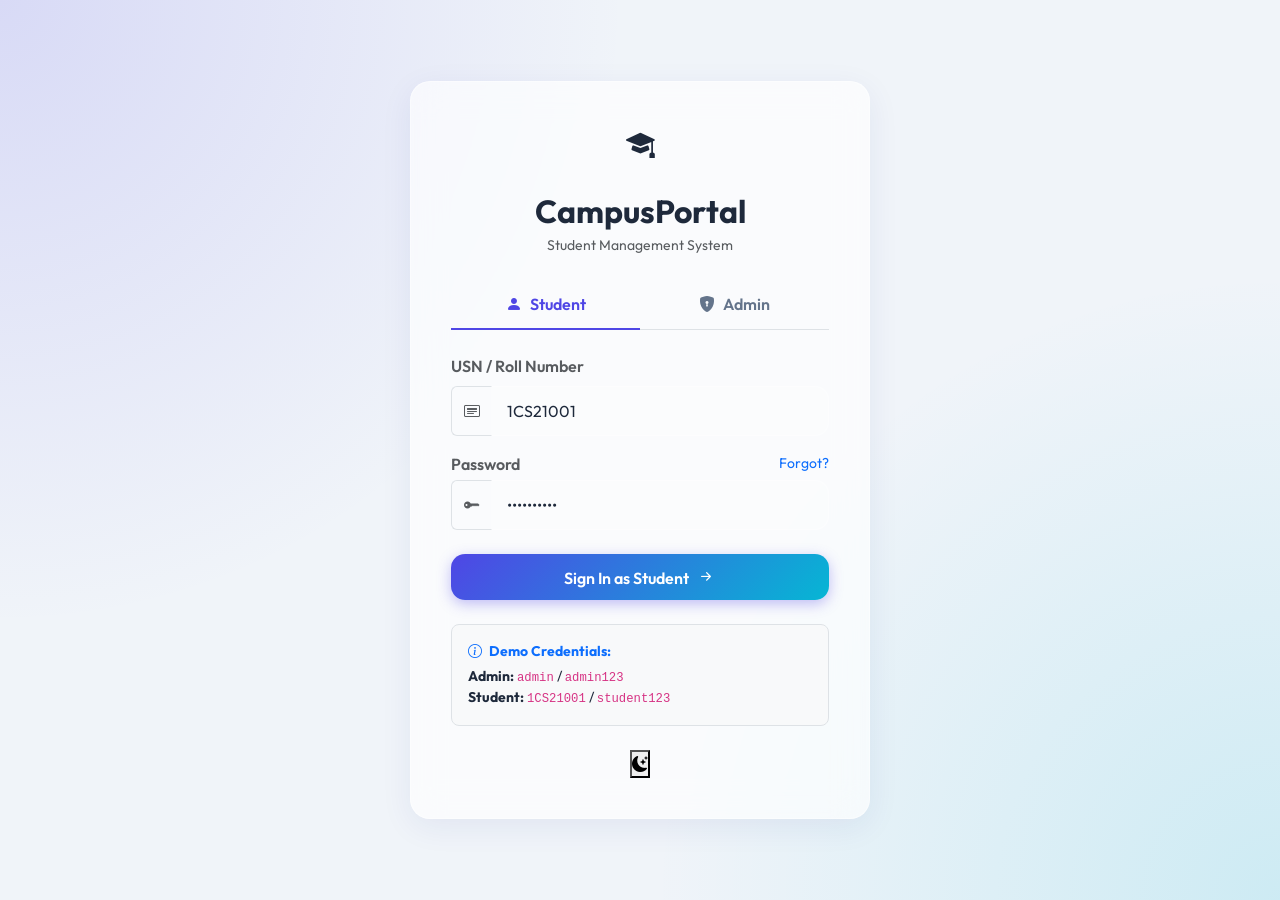
<file: frontend/index.html>
<!DOCTYPE html>
<html lang="en" data-theme="light">
<head>
  <meta charset="UTF-8">
  <meta name="viewport" content="width=device-width, initial-scale=1.0">
  <title>Student Management System | Login Portal</title>
  <!-- Bootstrap 5 CSS & Icons -->
  <link href="https://cdn.jsdelivr.net/npm/bootstrap@5.3.2/dist/css/bootstrap.min.css" rel="stylesheet">
  <link rel="stylesheet" href="https://cdn.jsdelivr.net/npm/bootstrap-icons@1.11.3/font/bootstrap-icons.min.css">
  <!-- Custom CSS -->
  <link rel="stylesheet" href="css/style.css">
  <style>
    body {
      background: radial-gradient(circle at top left, rgba(79, 70, 229, 0.15), transparent 40%),
                  radial-gradient(circle at bottom right, rgba(6, 182, 212, 0.15), transparent 40%),
                  var(--bg-primary);
      display: flex;
      align-items: center;
      justify-content: center;
      min-height: 100vh;
      padding: 20px;
    }
    .auth-card {
      width: 100%;
      max-width: 460px;
      padding: 40px;
    }
    .nav-tabs .nav-link {
      color: var(--text-muted);
      font-weight: 600;
      border: none;
      border-bottom: 2px solid transparent;
      padding: 12px 20px;
    }
    .nav-tabs .nav-link.active {
      color: var(--primary);
      border-bottom: 2px solid var(--primary);
      background: transparent;
    }
  </style>
</head>
<body>

  <div class="glass-panel auth-card animate-fade-in">
    <!-- Header -->
    <div class="text-center mb-4">
      <div class="brand-icon mx-auto mb-3" style="width: 54px; height: 54px; font-size: 1.8rem;">
        <i class="bi bi-mortarboard-fill"></i>
      </div>
      <h2 class="fw-bold mb-1">CampusPortal</h2>
      <p class="text-muted small">Student Management System</p>
    </div>

    <!-- Login Role Selection Tabs -->
    <ul class="nav nav-tabs nav-justified mb-4" id="loginTabs" role="tablist">
      <li class="nav-item">
        <button class="nav-link active" id="student-tab" data-bs-toggle="tab" data-bs-target="#student-login-pane" type="button"><i class="bi bi-person-fill me-2"></i>Student</button>
      </li>
      <li class="nav-item">
        <button class="nav-link" id="admin-tab" data-bs-toggle="tab" data-bs-target="#admin-login-pane" type="button"><i class="bi bi-shield-lock-fill me-2"></i>Admin</button>
      </li>
    </ul>

    <div class="tab-content" id="loginTabsContent">
      <!-- Student Login Form -->
      <div class="tab-pane fade show active" id="student-login-pane" role="tabpanel">
        <form onsubmit="handleLogin(event, 'student')">
          <div class="mb-3">
            <label class="form-label fw-semibold text-muted">USN / Roll Number</label>
            <div class="input-group">
              <span class="input-group-text bg-transparent border-end-0"><i class="bi bi-card-heading text-muted"></i></span>
              <input type="text" id="student-username" class="form-control form-control-custom border-start-0" placeholder="e.g. 1CS21001" required value="1CS21001">
            </div>
          </div>

          <div class="mb-3">
            <div class="d-flex justify-content-between align-items-center mb-1">
              <label class="form-label fw-semibold text-muted mb-0">Password</label>
              <a href="#" class="small text-decoration-none text-primary" data-bs-toggle="modal" data-bs-target="#forgotPasswordModal">Forgot?</a>
            </div>
            <div class="input-group">
              <span class="input-group-text bg-transparent border-end-0"><i class="bi bi-key-fill text-muted"></i></span>
              <input type="password" id="student-password" class="form-control form-control-custom border-start-0" placeholder="••••••••" required value="student123">
            </div>
          </div>

          <button type="submit" class="btn btn-primary-custom w-100 mt-2 py-2 fs-6">Sign In as Student <i class="bi bi-arrow-right-short fs-5 ms-1"></i></button>
        </form>
      </div>

      <!-- Admin Login Form -->
      <div class="tab-pane fade" id="admin-login-pane" role="tabpanel">
        <form onsubmit="handleLogin(event, 'admin')">
          <div class="mb-3">
            <label class="form-label fw-semibold text-muted">Admin Username</label>
            <div class="input-group">
              <span class="input-group-text bg-transparent border-end-0"><i class="bi bi-person-badge text-muted"></i></span>
              <input type="text" id="admin-username" class="form-control form-control-custom border-start-0" placeholder="admin" required value="admin">
            </div>
          </div>

          <div class="mb-3">
            <div class="d-flex justify-content-between align-items-center mb-1">
              <label class="form-label fw-semibold text-muted mb-0">Password</label>
              <a href="#" class="small text-decoration-none text-primary" data-bs-toggle="modal" data-bs-target="#forgotPasswordModal">Forgot?</a>
            </div>
            <div class="input-group">
              <span class="input-group-text bg-transparent border-end-0"><i class="bi bi-key-fill text-muted"></i></span>
              <input type="password" id="admin-password" class="form-control form-control-custom border-start-0" placeholder="••••••••" required value="admin123">
            </div>
          </div>

          <button type="submit" class="btn btn-primary-custom w-100 mt-2 py-2 fs-6">Sign In as Admin <i class="bi bi-shield-check fs-5 ms-1"></i></button>
        </form>
      </div>
    </div>

    <!-- Quick Credentials Hint for Testing -->
    <div class="mt-4 p-3 border rounded-3 bg-body-tertiary small">
      <div class="fw-bold mb-1 text-primary"><i class="bi bi-info-circle me-1"></i> Demo Credentials:</div>
      <div><strong>Admin:</strong> <code>admin</code> / <code>admin123</code></div>
      <div><strong>Student:</strong> <code>1CS21001</code> / <code>student123</code></div>
    </div>

    <!-- Theme Toggle Footer -->
    <div class="text-center mt-4">
      <button class="theme-toggle-btn mx-auto" onclick="toggleTheme()" title="Toggle Light/Dark Theme">
        <i class="bi bi-moon-stars-fill"></i>
      </button>
    </div>
  </div>

  <!-- Forgot Password Modal -->
  <div class="modal fade" id="forgotPasswordModal" tabindex="-1">
    <div class="modal-dialog modal-dialog-centered">
      <div class="modal-content glass-panel border-0">
        <div class="modal-header border-0">
          <h5 class="modal-title fw-bold"><i class="bi bi-key-fill me-2 text-primary"></i>Forgot Password</h5>
          <button type="button" class="btn-close" data-bs-dismiss="modal"></button>
        </div>
        <form onsubmit="handleForgotPassword(event)">
          <div class="modal-body">
            <p class="text-muted small">Enter your registered email address below. We will generate a temporary login password for your account.</p>
            <div class="mb-3">
              <label class="form-label fw-semibold">Email Address</label>
              <input type="email" id="forgot-email" class="form-control form-control-custom" placeholder="name@university.edu" required>
            </div>
          </div>
          <div class="modal-footer border-0">
            <button type="button" class="btn btn-outline-custom" data-bs-dismiss="modal">Cancel</button>
            <button type="submit" class="btn btn-primary-custom">Reset Password</button>
          </div>
        </form>
      </div>
    </div>
  </div>

  <!-- Scripts -->
  <script src="https://cdn.jsdelivr.net/npm/bootstrap@5.3.2/dist/js/bootstrap.bundle.min.js"></script>
  <script src="js/config.js"></script>
  <script src="js/ui.js"></script>
  <script src="js/auth.js"></script>
</body>
</html>
</file>
<file: frontend/css/style.css>
/* =========================================================
   STUDENT MANAGEMENT SYSTEM - CORE STYLES & DESIGN SYSTEM
   ========================================================= */

@import url('https://fonts.googleapis.com/css2?family=Outfit:wght@300;400;500;600;700;800&family=Inter:wght@300;400;500;600;700&display=swap');

:root {
  /* Color Palette - Light Theme */
  --bg-primary: #f0f4f9;
  --bg-secondary: #ffffff;
  --glass-bg: rgba(255, 255, 255, 0.65);
  --glass-border: rgba(255, 255, 255, 0.4);
  --text-main: #1e293b;
  --text-muted: #64748b;
  
  --primary: #4f46e5;
  --primary-hover: #4338ca;
  --primary-light: rgba(79, 70, 229, 0.1);
  --accent: #06b6d4;
  --success: #10b981;
  --warning: #f59e0b;
  --danger: #ef4444;

  --card-shadow: 0 10px 30px -5px rgba(0, 0, 0, 0.05), 0 4px 12px -2px rgba(0, 0, 0, 0.03);
  --glass-shadow: 0 8px 32px 0 rgba(31, 38, 135, 0.07);

  --radius-sm: 8px;
  --radius-md: 14px;
  --radius-lg: 20px;
  --radius-full: 9999px;

  --transition: all 0.3s cubic-bezier(0.4, 0, 0.2, 1);
}

[data-theme="dark"] {
  --bg-primary: #0b0f19;
  --bg-secondary: #111827;
  --glass-bg: rgba(17, 24, 39, 0.7);
  --glass-border: rgba(255, 255, 255, 0.08);
  --text-main: #f8fafc;
  --text-muted: #94a3b8;

  --primary: #6366f1;
  --primary-hover: #4f46e5;
  --primary-light: rgba(99, 102, 241, 0.15);
  --accent: #22d3ee;
  
  --card-shadow: 0 10px 30px -5px rgba(0, 0, 0, 0.3);
  --glass-shadow: 0 8px 32px 0 rgba(0, 0, 0, 0.4);
}

* {
  margin: 0;
  padding: 0;
  box-sizing: border-box;
  font-family: 'Outfit', 'Inter', sans-serif;
}

body {
  background-color: var(--bg-primary);
  color: var(--text-main);
  min-height: 100vh;
  transition: var(--transition);
  overflow-x: hidden;
}

/* Glassmorphism Containers */
.glass-panel {
  background: var(--glass-bg);
  backdrop-filter: blur(16px);
  -webkit-backdrop-filter: blur(16px);
  border: 1px solid var(--glass-border);
  border-radius: var(--radius-lg);
  box-shadow: var(--glass-shadow);
}

.glass-card {
  background: var(--glass-bg);
  backdrop-filter: blur(12px);
  -webkit-backdrop-filter: blur(12px);
  border: 1px solid var(--glass-border);
  border-radius: var(--radius-md);
  box-shadow: var(--card-shadow);
  transition: var(--transition);
}

.glass-card:hover {
  transform: translateY(-4px);
  box-shadow: 0 16px 36px -5px rgba(79, 70, 229, 0.12);
}

/* Custom Buttons */
.btn-primary-custom {
  background: linear-gradient(135deg, var(--primary), var(--accent));
  color: #ffffff;
  border: none;
  padding: 10px 20px;
  border-radius: var(--radius-md);
  font-weight: 600;
  cursor: pointer;
  box-shadow: 0 4px 14px 0 rgba(79, 70, 229, 0.35);
  transition: var(--transition);
}

.btn-primary-custom:hover {
  transform: translateY(-2px);
  box-shadow: 0 6px 20px 0 rgba(79, 70, 229, 0.45);
  color: #fff;
}

.btn-outline-custom {
  background: transparent;
  color: var(--primary);
  border: 1px solid var(--primary);
  padding: 8px 18px;
  border-radius: var(--radius-md);
  font-weight: 600;
  cursor: pointer;
  transition: var(--transition);
}

.btn-outline-custom:hover {
  background: var(--primary-light);
  transform: translateY(-2px);
}

/* Form Controls */
.form-control-custom {
  background: rgba(255, 255, 255, 0.15);
  border: 1px solid var(--glass-border);
  color: var(--text-main);
  border-radius: var(--radius-md);
  padding: 12px 16px;
  width: 100%;
  outline: none;
  transition: var(--transition);
}

.form-control-custom:focus {
  border-color: var(--primary);
  box-shadow: 0 0 0 3px var(--primary-light);
  background: var(--bg-secondary);
}

/* Badges */
.badge-custom {
  padding: 6px 12px;
  border-radius: var(--radius-full);
  font-size: 0.75rem;
  font-weight: 700;
  text-transform: uppercase;
  letter-spacing: 0.5px;
}

.badge-present { background: rgba(16, 185, 129, 0.15); color: var(--success); }
.badge-absent { background: rgba(239, 68, 68, 0.15); color: var(--danger); }
.badge-late { background: rgba(245, 158, 11, 0.15); color: var(--warning); }
.badge-role { background: var(--primary-light); color: var(--primary); }

/* Toast Notifications */
#toast-container {
  position: fixed;
  top: 24px;
  right: 24px;
  z-index: 9999;
  display: flex;
  flex-direction: column;
  gap: 12px;
}

.toast-msg {
  min-width: 300px;
  padding: 14px 20px;
  border-radius: var(--radius-md);
  background: var(--bg-secondary);
  color: var(--text-main);
  box-shadow: 0 10px 30px rgba(0, 0, 0, 0.15);
  display: flex;
  align-items: center;
  gap: 12px;
  border-left: 5px solid var(--primary);
  animation: slideIn 0.3s forwards, fadeOut 0.4s 3.6s forwards;
}

.toast-success { border-left-color: var(--success); }
.toast-error { border-left-color: var(--danger); }
.toast-warning { border-left-color: var(--warning); }

@keyframes slideIn {
  from { transform: translateX(100%); opacity: 0; }
  to { transform: translateX(0); opacity: 1; }
}

@keyframes fadeOut {
  from { opacity: 1; transform: scale(1); }
  to { opacity: 0; transform: scale(0.95); }
}

/* Loading Overlay & Spinner */
.spinner-overlay {
  position: fixed;
  inset: 0;
  background: rgba(0, 0, 0, 0.3);
  backdrop-filter: blur(4px);
  z-index: 9998;
  display: flex;
  align-items: center;
  justify-content: center;
  opacity: 0;
  pointer-events: none;
  transition: opacity 0.2s ease;
}

.spinner-overlay.active {
  opacity: 1;
  pointer-events: all;
}

.spinner-glow {
  width: 50px;
  height: 50px;
  border: 4px solid rgba(79, 70, 229, 0.2);
  border-top-color: var(--primary);
  border-radius: 50%;
  animation: spin 0.8s infinite linear;
}

@keyframes spin {
  to { transform: rotate(360deg); }
}

/* Keyframe Animations */
.animate-fade-in {
  animation: fadeIn 0.4s ease forwards;
}

@keyframes fadeIn {
  from { opacity: 0; transform: translateY(10px); }
  to { opacity: 1; transform: translateY(0); }
}
</file>
